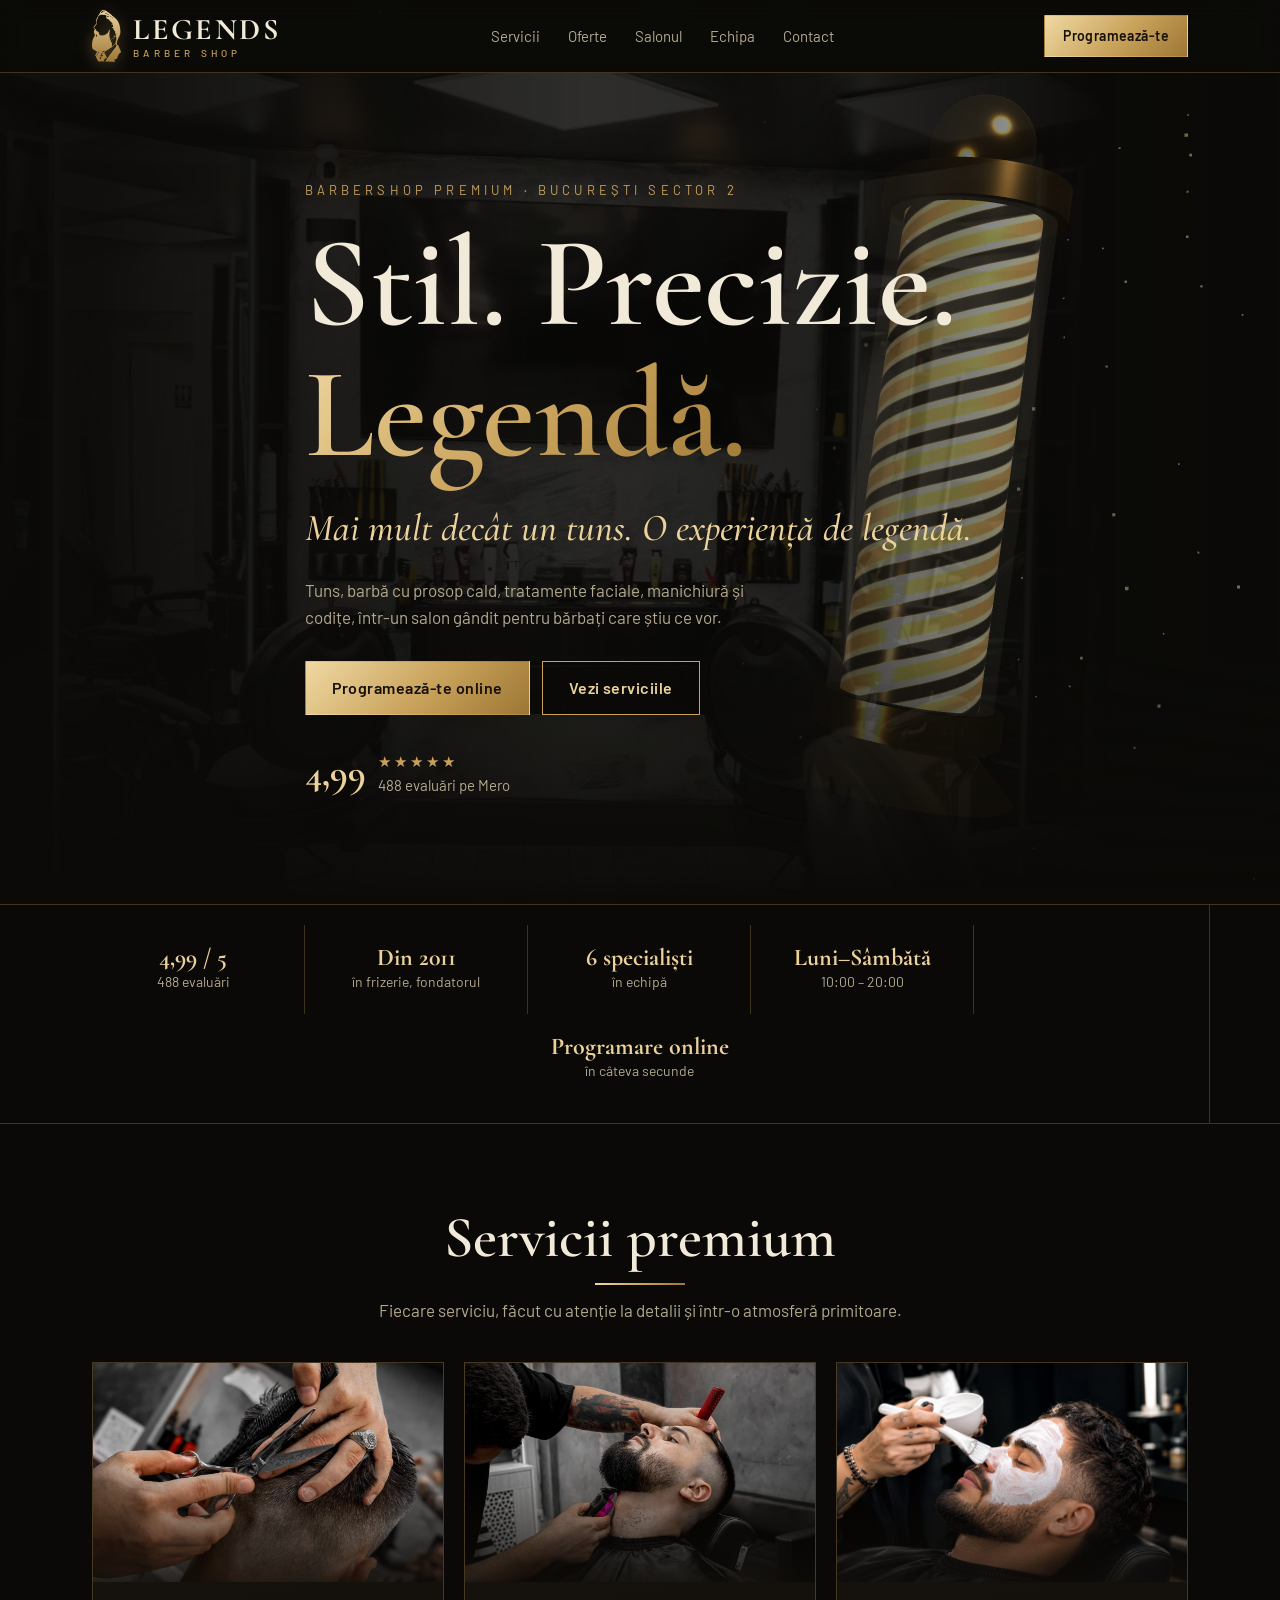
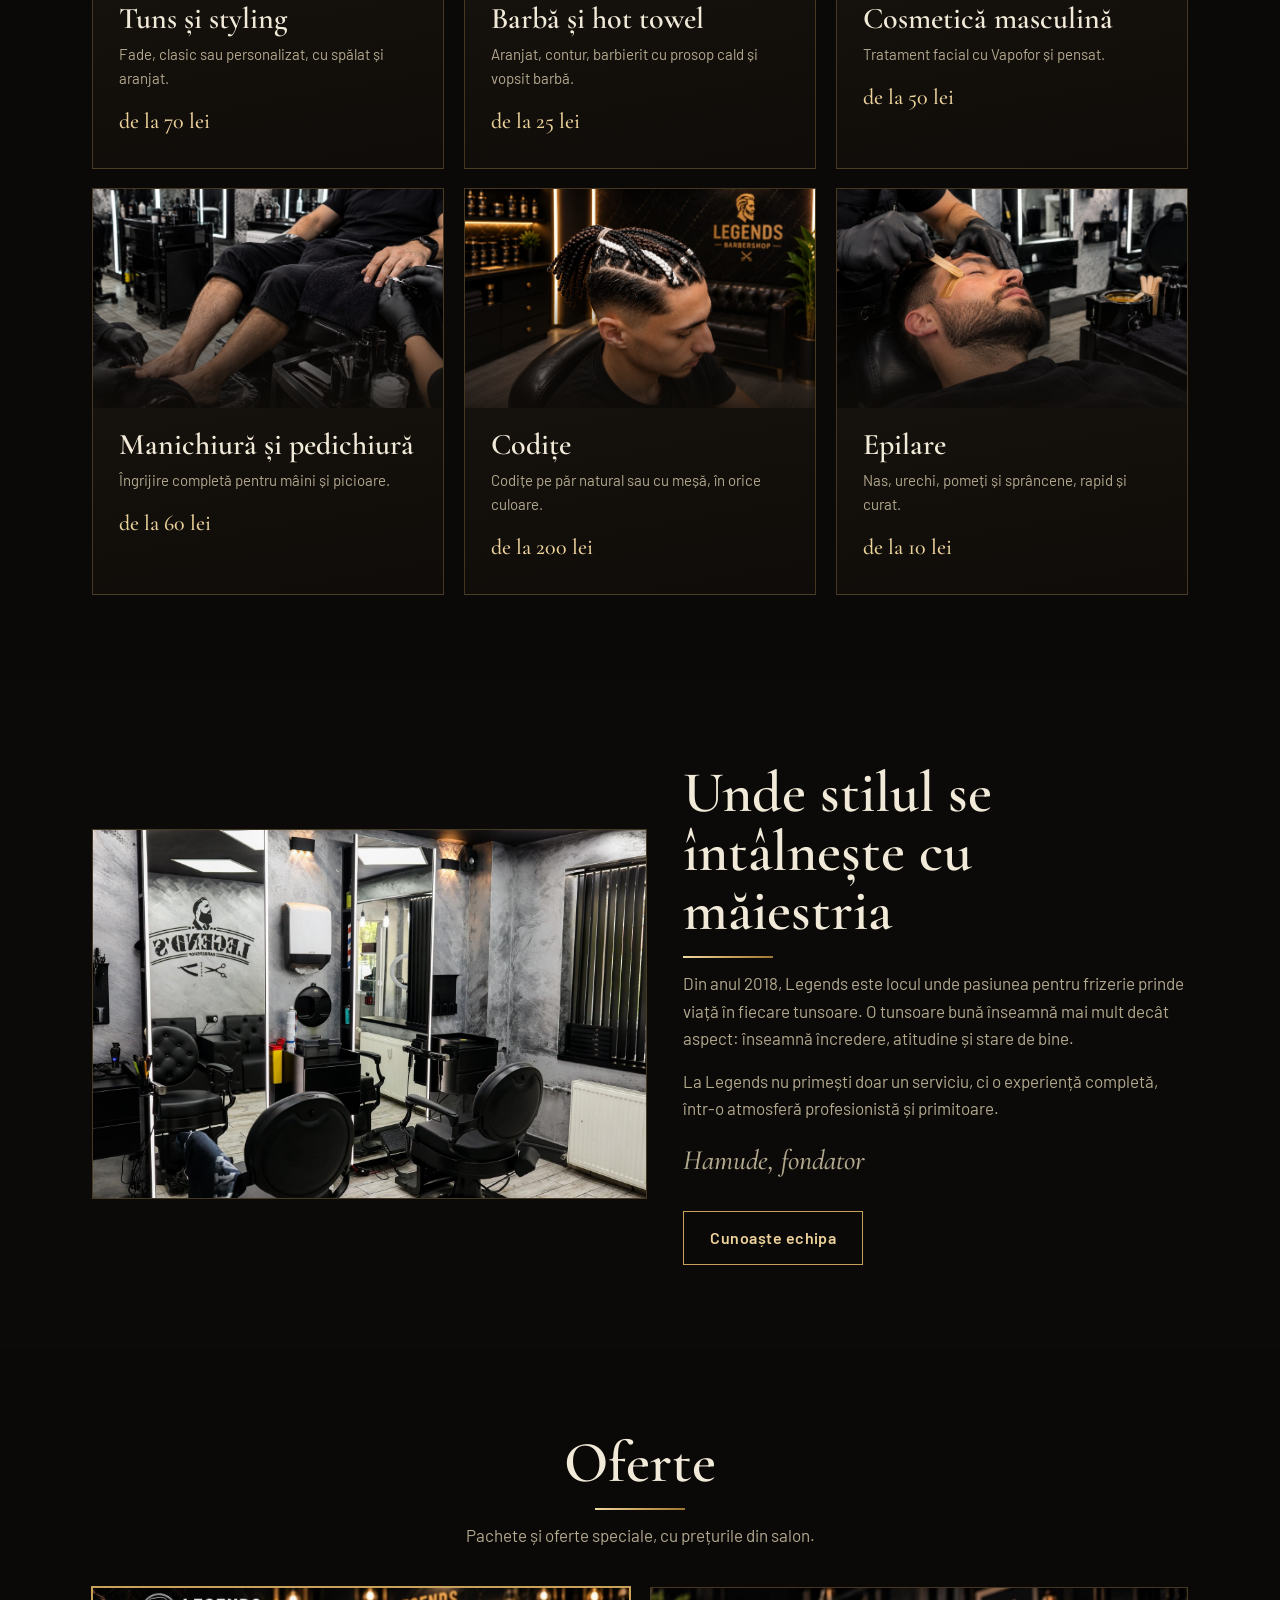
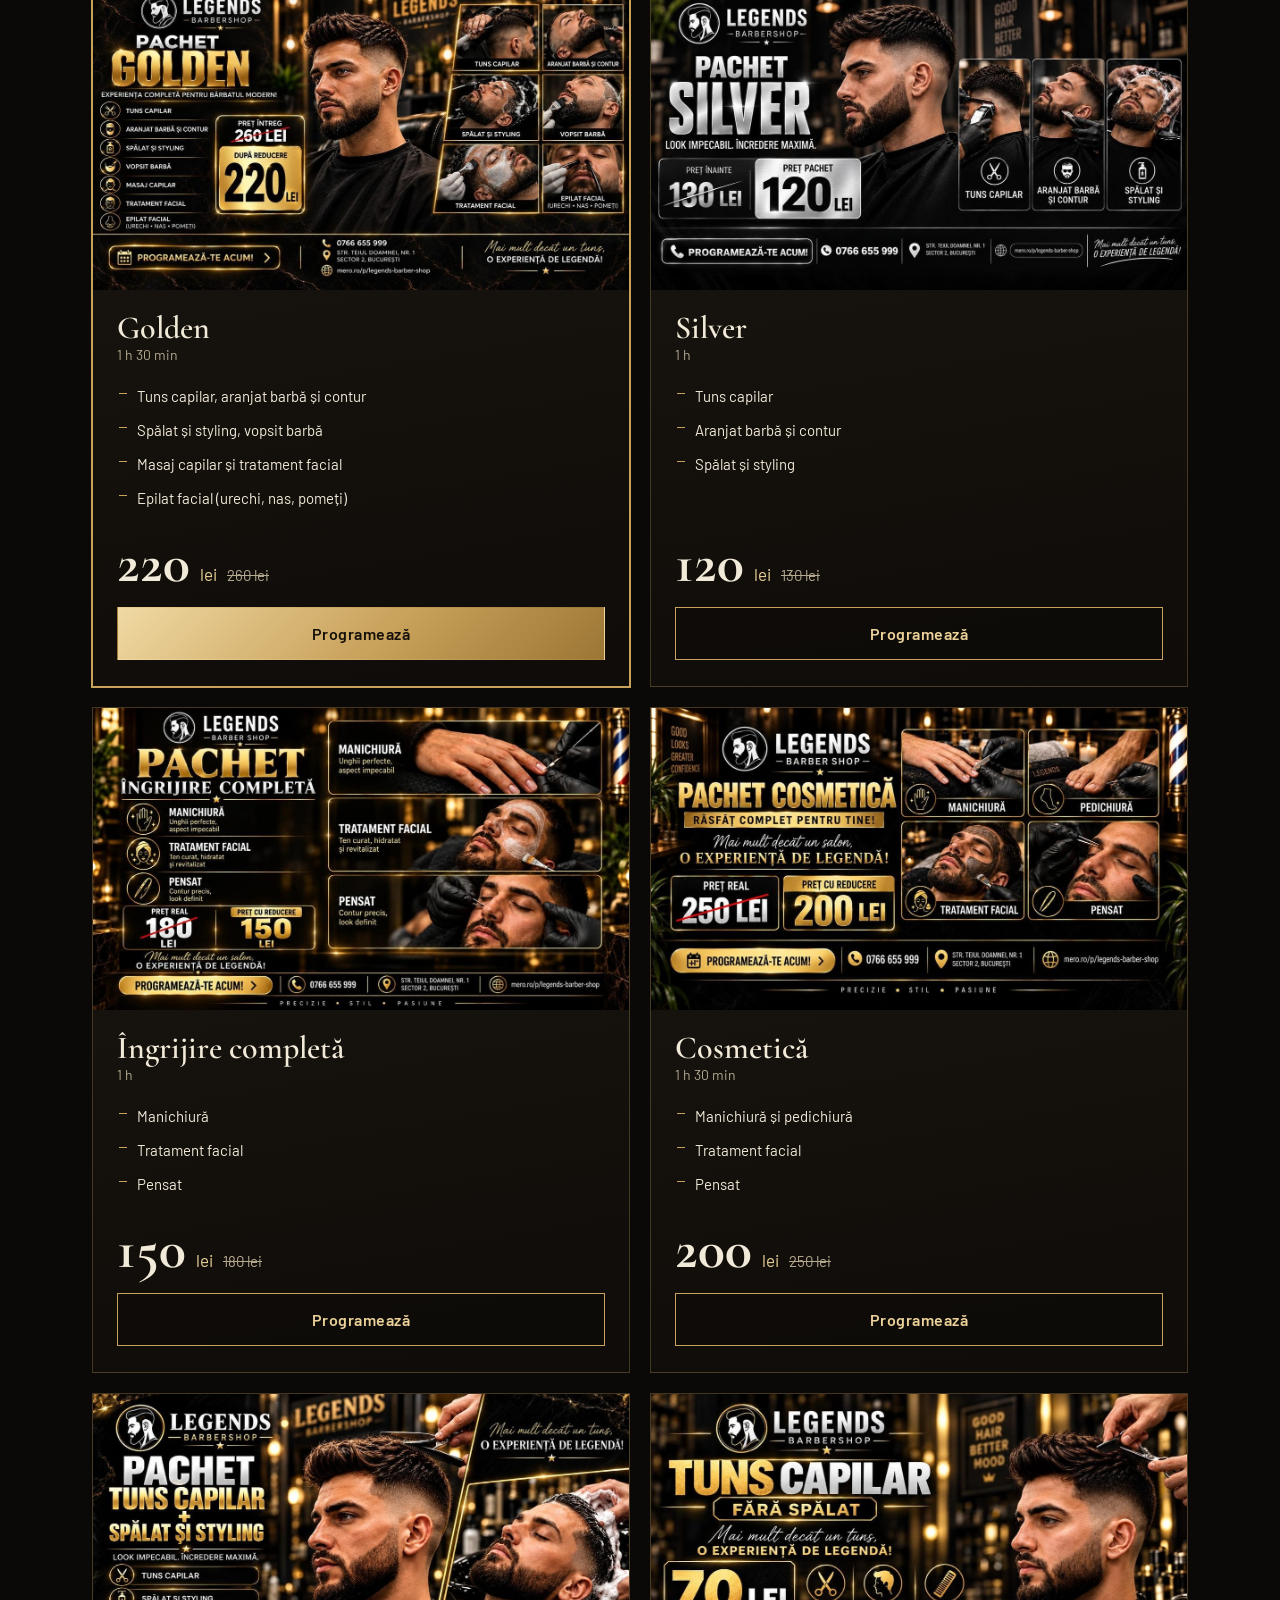
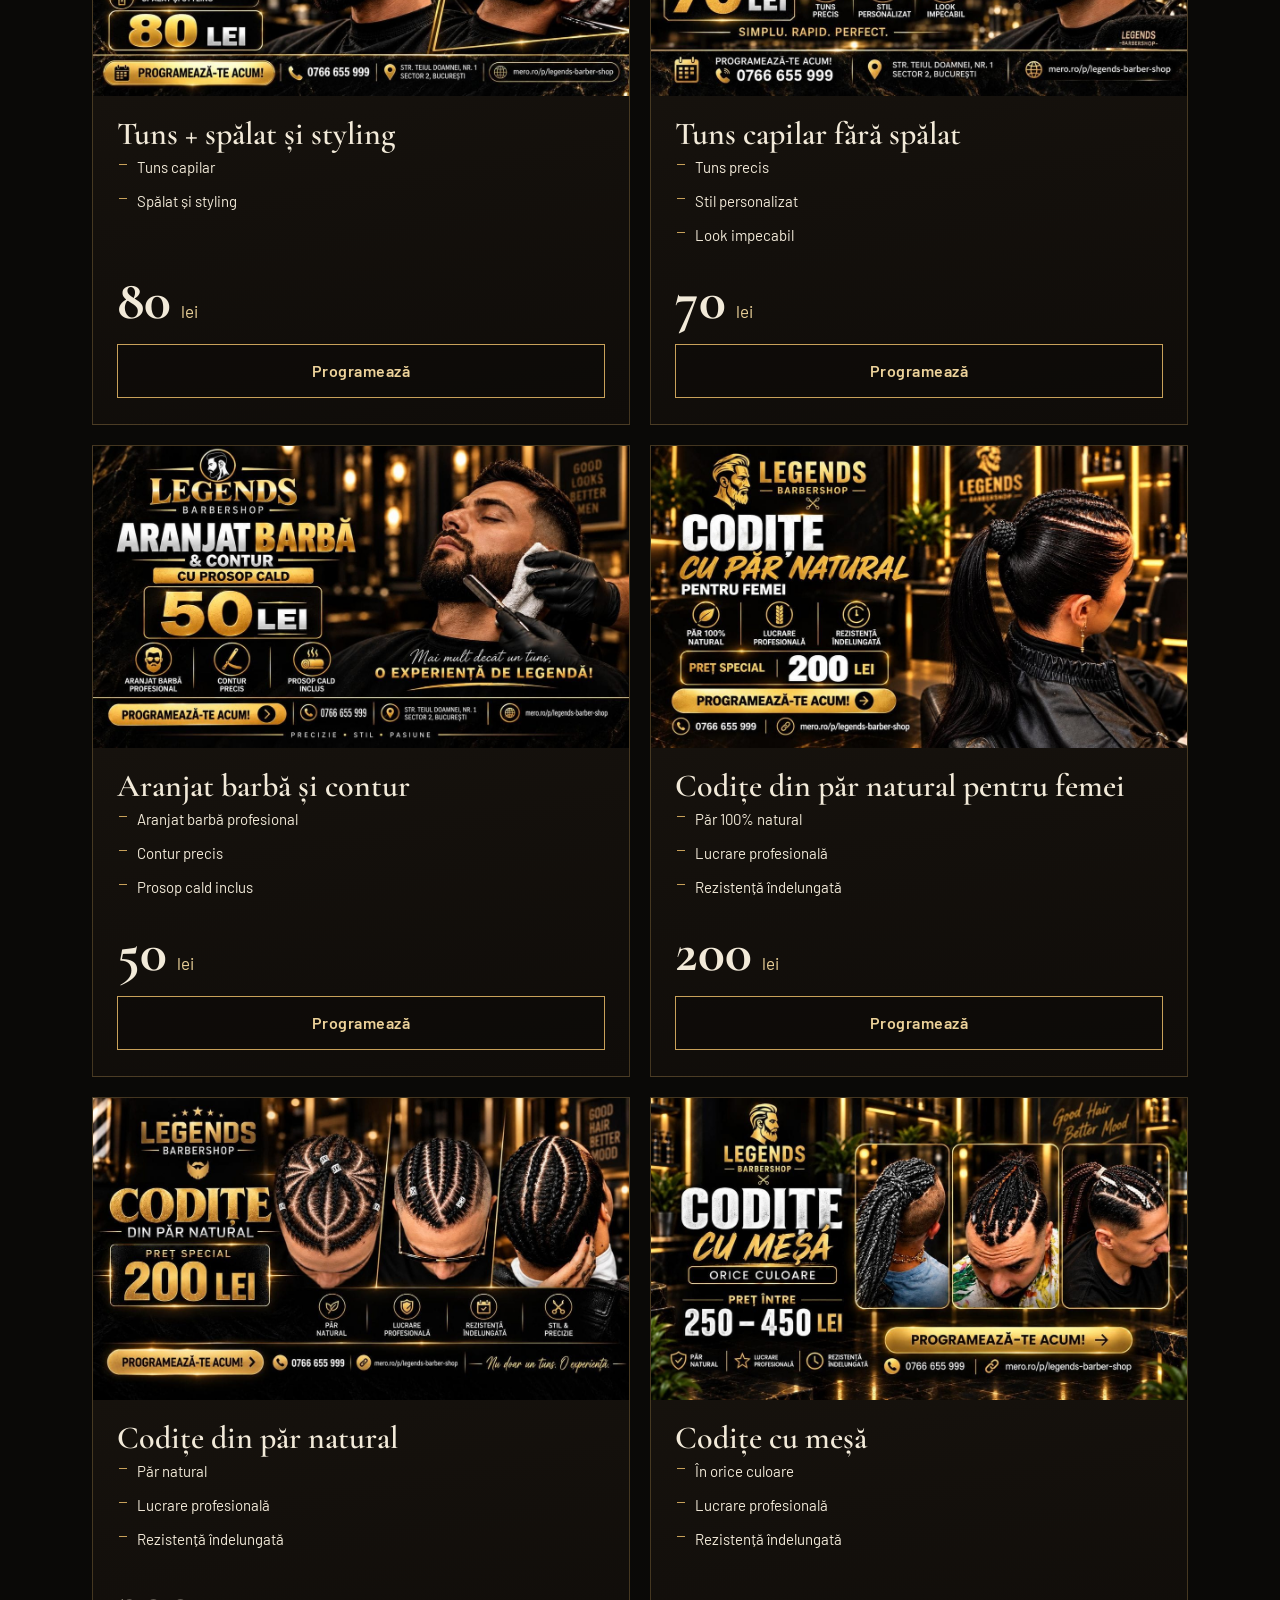
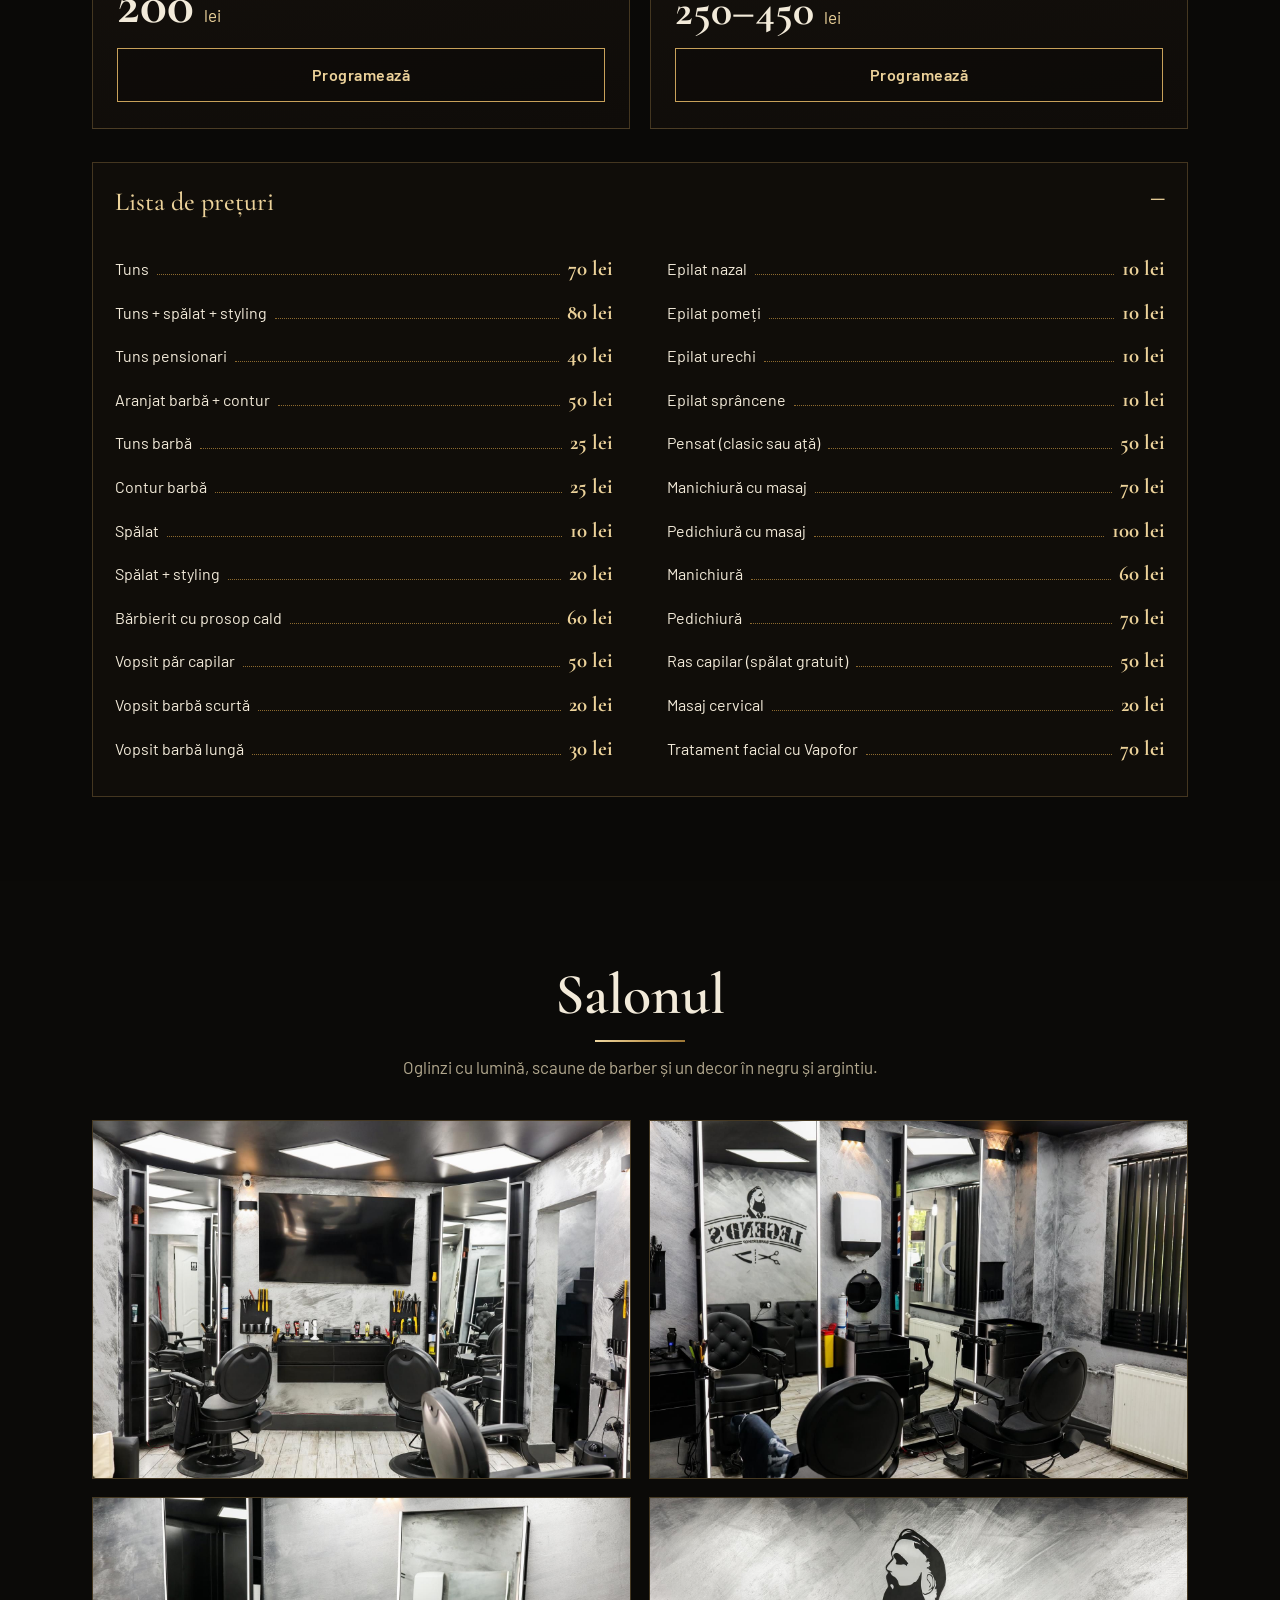
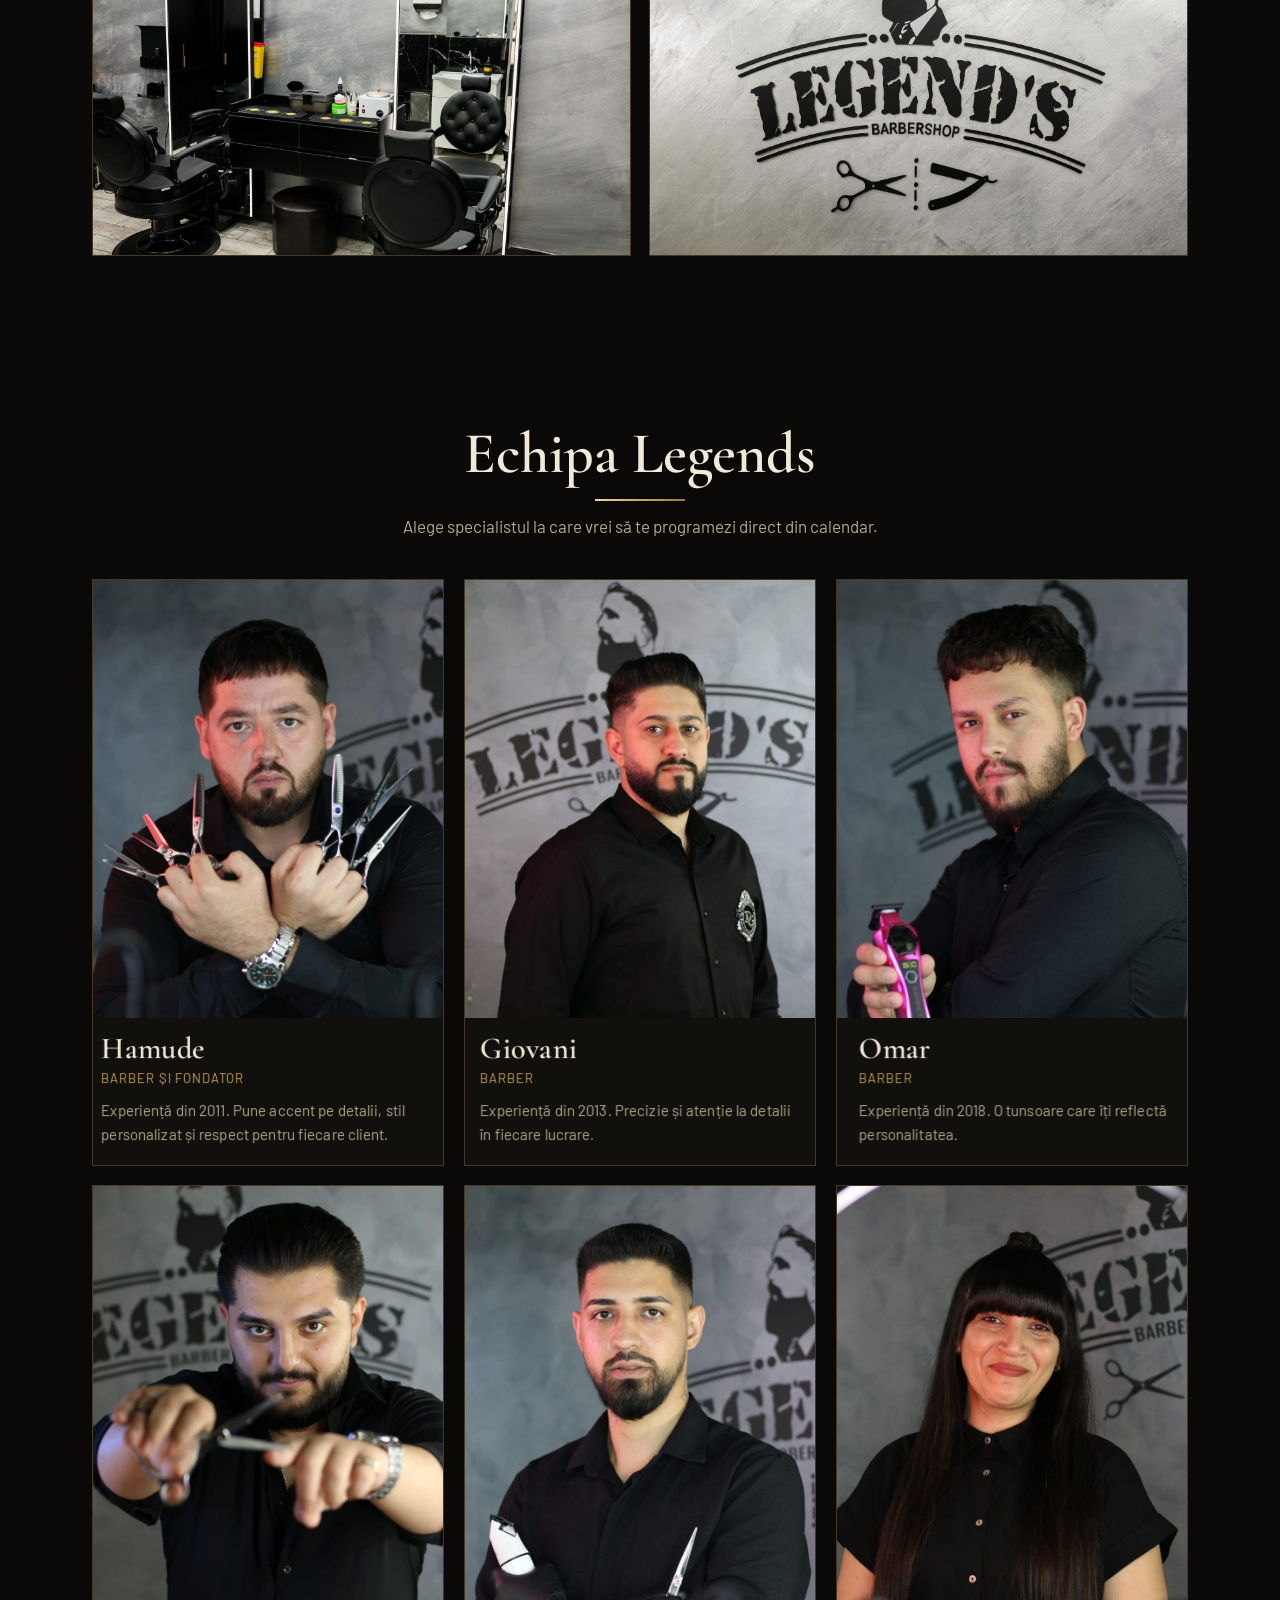
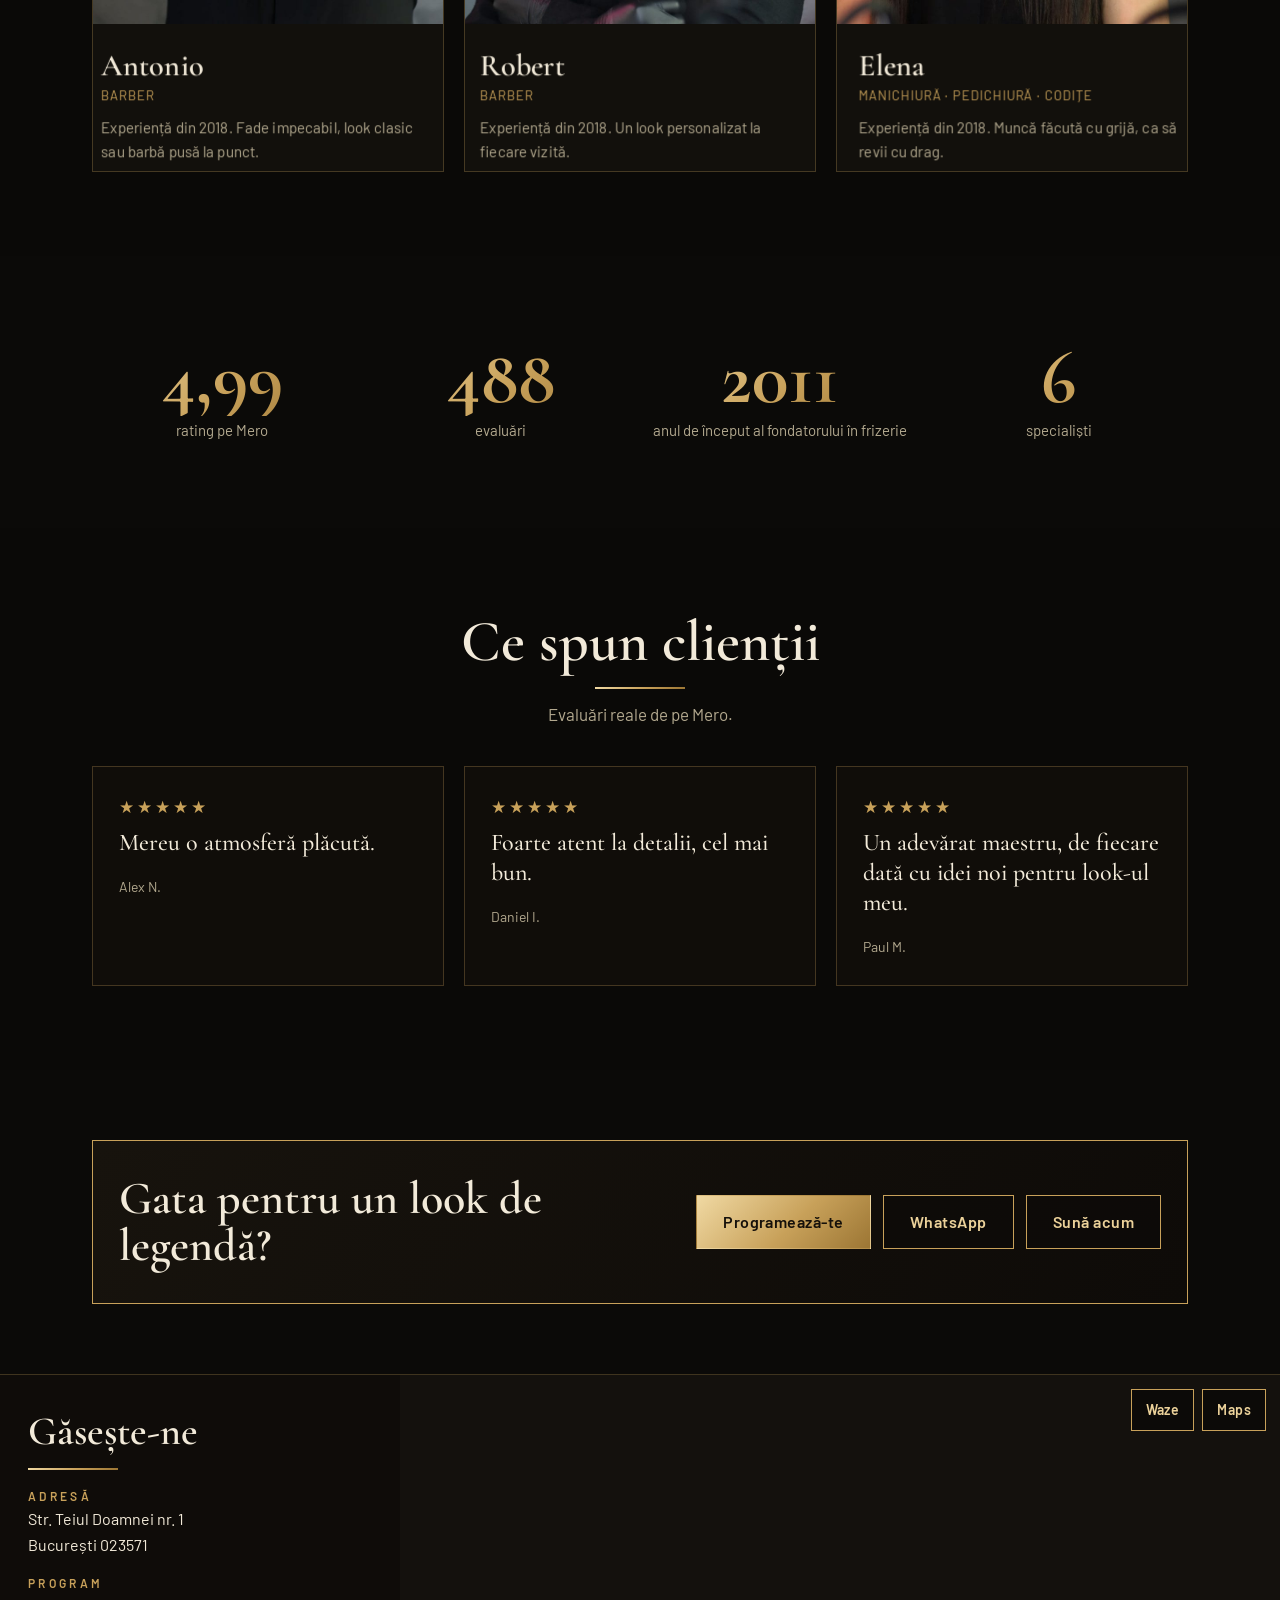
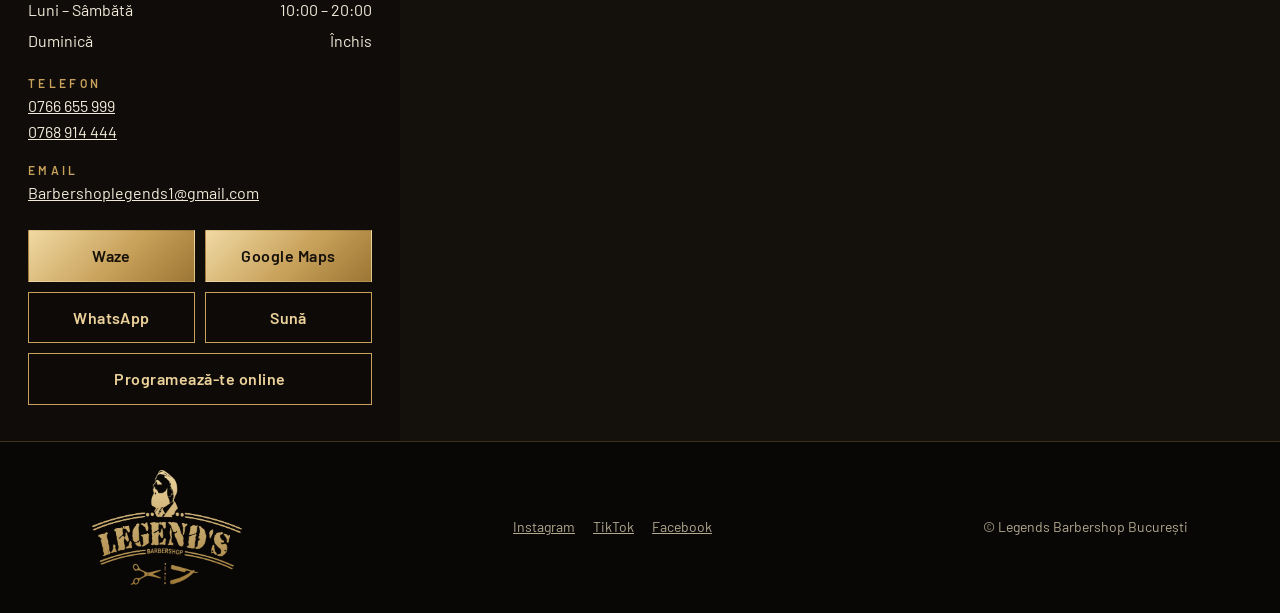
<file: index.html>
<!DOCTYPE html>
<html lang="ro">
<head>
<meta charset="utf-8">
<meta name="viewport" content="width=device-width, initial-scale=1">
<meta http-equiv="Content-Security-Policy" content="default-src 'self'; script-src 'self' 'unsafe-inline'; style-src 'self' 'unsafe-inline'; img-src 'self' data:; font-src 'self'; frame-src https://www.google.com https://maps.google.com; connect-src 'self'; object-src 'none'; base-uri 'self'; form-action 'none'; upgrade-insecure-requests">
<meta name="referrer" content="strict-origin-when-cross-origin">
<title>Legends Barbershop București | Frizerie premium, Str. Teiul Doamnei 1</title>
<meta name="description" content="Legends Barbershop, frizerie premium în București, Sector 2. Tuns, barbă cu hot towel, tratamente faciale, manichiură și codițe. Programează-te online.">
<link rel="canonical" href="https://legendsbarbershop.ro/">
<meta property="og:title" content="Legends Barbershop București">
<meta property="og:description" content="Mai mult decât un tuns. O experiență de legendă. Str. Teiul Doamnei 1, București.">
<meta property="og:image" content="https://legendsbarbershop.ro/img/salon-1.jpg">
<meta property="og:type" content="website">
<meta property="og:url" content="https://legendsbarbershop.ro/">
<meta property="og:site_name" content="Legends Barbershop">
<meta property="og:locale" content="ro_RO">
<meta property="og:image:alt" content="Interiorul salonului Legends Barbershop din București">
<meta name="twitter:card" content="summary_large_image">
<meta name="theme-color" content="#0b0a08">
<link rel="icon" type="image/png" href="img/logo-icon.png">
<link rel="apple-touch-icon" href="img/logo-icon.png">
<link rel="preload" as="image" href="img/salon-1.jpg" fetchpriority="high">
<link rel="stylesheet" href="fonts/fonts.css">
<script type="application/ld+json">
{"@context":"https://schema.org","@type":"HairSalon","@id":"https://legendsbarbershop.ro/#salon","name":"Legends Barbershop","alternateName":"Legends Barbershop București","description":"Frizerie premium în București, Sector 2: tuns, barbă cu prosop cald, tratamente faciale, manichiură, pedichiură, codițe și epilare.","url":"https://legendsbarbershop.ro/","logo":"https://legendsbarbershop.ro/img/logo-full.png","image":["https://legendsbarbershop.ro/img/salon-1.jpg","https://legendsbarbershop.ro/img/salon-2.jpg","https://legendsbarbershop.ro/img/salon-3.jpg"],"telephone":"+40766655999","email":"Barbershoplegends1@gmail.com","priceRange":"10–450 lei","currenciesAccepted":"RON","foundingDate":"2018","address":{"@type":"PostalAddress","streetAddress":"Str. Teiul Doamnei nr. 1","addressLocality":"București","addressRegion":"Sector 2","postalCode":"023571","addressCountry":"RO"},"areaServed":{"@type":"City","name":"București"},"hasMap":"https://www.google.com/maps/search/?api=1&query=44.4570575,26.1290844","contactPoint":[{"@type":"ContactPoint","telephone":"+40766655999","contactType":"reservations","availableLanguage":"ro"},{"@type":"ContactPoint","telephone":"+40768914444","contactType":"customer service","availableLanguage":"ro"}],"potentialAction":{"@type":"ReserveAction","target":"https://mero.ro/p/legends-barber-shop"},"makesOffer":[{"@type":"Offer","name":"Tuns","price":"70","priceCurrency":"RON"},{"@type":"Offer","name":"Tuns + spălat + styling","price":"80","priceCurrency":"RON"},{"@type":"Offer","name":"Aranjat barbă + contur","price":"50","priceCurrency":"RON"},{"@type":"Offer","name":"Pachet Silver","price":"120","priceCurrency":"RON"},{"@type":"Offer","name":"Pachet Îngrijire completă","price":"150","priceCurrency":"RON"},{"@type":"Offer","name":"Codițe din păr natural","price":"200","priceCurrency":"RON"}],"geo":{"@type":"GeoCoordinates","latitude":44.4570575,"longitude":26.1290844},"openingHoursSpecification":[{"@type":"OpeningHoursSpecification","dayOfWeek":["Monday","Tuesday","Wednesday","Thursday","Friday","Saturday"],"opens":"10:00","closes":"20:00"}],"sameAs":["https://www.instagram.com/legendsbucuresti/","https://www.facebook.com/LEGENDSBUCURESTI/","https://www.tiktok.com/@legendsbucuresti"]}
</script>
<style>
:root{--bg:#0b0a08;--card:#14110d;--line:rgba(200,161,90,.28);--gold:#c8a15a;--gold2:#ecd29a;--gold3:#8d6a2f;--bone:#f2ead9;--muted:#b3a98f;
--serif:"Cormorant Garamond",Georgia,serif;--sans:"Barlow","Helvetica Neue",Arial,sans-serif;--gg:linear-gradient(135deg,#f0d9a3,#c8a15a 55%,#9c7634)}
*{box-sizing:border-box;margin:0}
html{scroll-behavior:smooth;scroll-padding-top:76px}
body{background:var(--bg);color:var(--bone);font-family:var(--sans);font-size:17px;line-height:1.6;overflow-x:hidden}
a{color:inherit}
:focus-visible{outline:3px solid var(--gold2);outline-offset:3px}
#gl{position:fixed;inset:0;width:100%;height:100%;z-index:0;pointer-events:none}
header,main,footer{position:relative;z-index:1}
.wrap{max-width:1140px;margin:0 auto;padding:0 22px}
h1,h2,h3{font-family:var(--serif);font-weight:600;line-height:1.02}
h2{font-size:clamp(36px,6vw,58px);margin-bottom:12px;text-align:center}
h2::after{content:"";display:block;width:90px;height:2px;margin:16px auto 0;background:var(--gg)}
.sub{text-align:center;color:var(--muted);max-width:56ch;margin:0 auto 38px}
.gold{background:var(--gg);-webkit-background-clip:text;background-clip:text;color:transparent}
.btn{display:inline-flex;align-items:center;justify-content:center;gap:8px;font-weight:600;font-size:16px;letter-spacing:.03em;text-decoration:none;padding:13px 26px;border:1px solid var(--gold);color:var(--gold2);background:rgba(11,10,8,.55);transition:transform .25s,box-shadow .25s,background .25s,color .25s}
.btn:hover{transform:translateY(-2px);box-shadow:0 12px 30px rgba(200,161,90,.28)}
.btn.fill{background:var(--gg);color:#15100a;border-color:transparent}
.btn.fill:hover{box-shadow:0 12px 32px rgba(236,210,154,.4)}
header{position:sticky;top:0;background:rgba(11,10,8,.8);backdrop-filter:blur(12px);-webkit-backdrop-filter:blur(12px);border-bottom:1px solid var(--line)}
.bar{display:flex;align-items:center;justify-content:space-between;height:72px}
.logo{font-family:var(--serif);font-weight:700;font-size:30px;letter-spacing:.08em;text-decoration:none;line-height:1}
.logo{display:flex;align-items:center;gap:12px}.logo img{height:52px;width:auto;display:block;filter:drop-shadow(0 2px 8px rgba(200,161,90,.35));transition:transform .3s}.logo:hover img{transform:scale(1.08)}.logo span{display:block}
.logo small{display:block;font-family:var(--sans);font-size:10px;letter-spacing:.42em;color:var(--gold);font-weight:500;margin-top:3px}
nav{display:none;gap:28px;font-size:15px}
nav a{text-decoration:none;color:var(--muted);transition:color .2s}
nav a:hover{color:var(--gold2)}
.bar .btn{padding:9px 18px;font-size:14px}
@media(min-width:900px){nav{display:flex}}
.hero{position:relative;min-height:calc(100svh - 68px);display:flex;align-items:center;overflow:hidden;border-bottom:1px solid var(--line)}
.hero .bgimg{position:absolute;inset:-4%;background:url(img/salon-1.jpg) center/cover;filter:brightness(.42) saturate(.8);transform:translate3d(var(--px,0),var(--py,0),0) scale(1.06);transition:transform .3s ease-out}
@media(min-width:900px){.hero .bgimg{-webkit-mask-image:linear-gradient(90deg,#000 46%,transparent 82%);mask-image:linear-gradient(90deg,#000 46%,transparent 82%)}}
@media(max-width:899px){.hero{display:block;min-height:0;padding:0;background:var(--bg)}.hero .bgimg{position:relative;inset:auto;display:block;width:100%;aspect-ratio:3/2;transform:none;opacity:1;background:url(img/salon-1.jpg) center/cover;filter:brightness(.85) saturate(.95);transition:none;-webkit-mask-image:linear-gradient(180deg,#000 60%,transparent 100%);mask-image:linear-gradient(180deg,#000 60%,transparent 100%)}.hero::after{display:none}.hero .wrap{margin:-22px auto 0;padding-top:0;padding-bottom:40px}.hero h1{font-size:clamp(46px,14vw,76px)}.hero p.lead{font-size:16px}.bgimg #gl{position:absolute;inset:0;width:100%;height:100%;z-index:1}}
.hero::after{content:"";position:absolute;inset:0;background:linear-gradient(90deg,rgba(11,10,8,.94) 8%,rgba(11,10,8,.55) 55%,rgba(11,10,8,.2)),linear-gradient(0deg,var(--bg),transparent 30%)}
.hero .wrap{position:relative;z-index:2;padding-top:40px;padding-bottom:40px}
.eyebrow{font-size:13px;letter-spacing:.32em;color:var(--gold);margin-bottom:18px}
.hero h1{font-size:clamp(54px,11vw,128px);max-width:11ch}
.hero .script{font-family:var(--serif);font-style:italic;font-size:clamp(24px,4.4vw,38px);color:var(--gold2);margin:18px 0 18px}
.hero p.lead{max-width:46ch;color:var(--muted);margin-bottom:30px}
.cta{display:flex;flex-wrap:wrap;gap:12px}
.rate{display:flex;align-items:center;gap:12px;margin-top:34px;color:var(--muted);font-size:15px}
.rate b{font-family:var(--serif);font-size:38px;color:var(--gold2);line-height:1}
.stars{color:var(--gold);letter-spacing:3px}
.trust{background:rgba(11,10,8,.85);border-bottom:1px solid var(--line)}
.trust .wrap{display:grid;grid-template-columns:repeat(2,1fr);gap:0}
@media(min-width:800px){.trust .wrap{grid-template-columns:repeat(5,1fr)}}
.trust div{padding:20px 12px;text-align:center;border-right:1px solid var(--line);font-size:14px;color:var(--muted)}
.trust b{display:block;font-family:var(--serif);font-size:24px;color:var(--gold2);line-height:1.1}
section{padding:84px 0}
.dim{background:rgba(11,10,8,.78);backdrop-filter:blur(5px);-webkit-backdrop-filter:blur(5px)}
.grid{display:grid;gap:20px;perspective:1100px}
.g3{grid-template-columns:1fr}
@media(min-width:640px){.g3{grid-template-columns:1fr 1fr}}
@media(min-width:960px){.g3{grid-template-columns:repeat(3,1fr)}}
.tilt{transform-style:preserve-3d;transition:transform .3s ease-out,box-shadow .3s;will-change:transform;position:relative}
.tilt::after{content:"";position:absolute;inset:0;pointer-events:none;background:radial-gradient(circle at var(--mx,50%) var(--my,0%),rgba(236,210,154,.2),transparent 55%);opacity:0;transition:opacity .3s}
.tilt:hover::after{opacity:1}
.tilt:hover{box-shadow:0 28px 60px rgba(0,0,0,.65),0 0 0 1px var(--gold)}
.sv{background:linear-gradient(170deg,#1b1610,#0f0c09);border:1px solid var(--line);padding:0;overflow:hidden}
.sph,.pph{position:relative;aspect-ratio:16/10;overflow:hidden;background:#14110d;transform:translateZ(0)}
.sph img,.pph img{position:absolute;inset:0;width:100%;height:100%;object-fit:cover;transition:transform .9s}
.sph::after,.pph::after{content:"";position:absolute;inset:0;background:linear-gradient(0deg,rgba(15,12,9,.85),transparent 55%)}
.tilt:hover .sph img,.tilt:hover .pph img{transform:scale(1.08)}
.sb{padding:22px 26px 28px}
.sv i{display:block;width:44px;height:44px;border:1px solid var(--gold);border-radius:50%;margin-bottom:18px;display:flex;align-items:center;justify-content:center;font-style:normal;font-family:var(--serif);font-size:22px;color:var(--gold2);transform:translateZ(30px)}
.sv h3{font-size:30px;margin-bottom:8px;transform:translateZ(24px)}
.sv p{color:var(--muted);font-size:15px}
.sv .from{margin-top:14px;color:var(--gold2);font-family:var(--serif);font-size:22px}
.about{display:grid;gap:36px;align-items:center}
@media(min-width:860px){.about{grid-template-columns:1.1fr 1fr}}
.photo{overflow:hidden;border:1px solid var(--line);position:relative;aspect-ratio:3/2;background:#14110d}
.photo img{position:absolute;inset:0;width:100%;height:100%;object-fit:cover;transition:transform .8s}
.photo:hover img{transform:scale(1.05)}
.about h2{text-align:left}.about h2::after{margin-left:0}
.about p{color:var(--muted);margin-bottom:16px}
.sig{font-family:var(--serif);font-style:italic;font-size:28px;color:var(--gold2)}
.pk{display:grid;gap:20px;perspective:1100px}
@media(min-width:700px){.pk{grid-template-columns:1fr 1fr}}
.pc .pph{aspect-ratio:16/9}.pc .pph::after{display:none}
.pc{background:linear-gradient(170deg,#1b1610,#0f0c09);border:1px solid var(--line);padding:0;overflow:hidden;display:flex;flex-direction:column}
.pb{padding:22px 24px 26px;display:flex;flex-direction:column;flex:1}
.pc.top{border-color:var(--gold);box-shadow:0 0 0 1px var(--gold)}
.pc h3{font-size:32px;transform:translateZ(26px)}
.pc .t{color:var(--muted);font-size:14px;margin-bottom:12px}
.pc ul{list-style:none;padding:0;margin:0 0 20px;font-size:15px;color:var(--bone)}
.pc li{padding:5px 0 5px 20px;position:relative}
.pc li::before{content:"";position:absolute;left:2px;top:14px;width:8px;height:1px;background:var(--gold)}
.pr{margin-top:auto;display:flex;align-items:baseline;gap:10px;transform:translateZ(36px)}
.pr strong{font-family:var(--serif);font-size:56px;line-height:1}
.pr em{font-style:normal;color:var(--gold2)}
.pr s{color:var(--muted);font-size:15px}
.pc .btn{margin-top:16px}
details{margin-top:34px;border:1px solid var(--line);background:#100d09}
summary{cursor:pointer;padding:18px 22px;font-family:var(--serif);font-size:26px;color:var(--gold2);list-style:none;display:flex;justify-content:space-between}
summary::after{content:"+";font-size:30px;line-height:1}
details[open] summary::after{content:"–"}
.pl{display:grid;gap:0 54px;padding:6px 22px 26px}
@media(min-width:800px){.pl{grid-template-columns:1fr 1fr}}
.pl h4{font-family:var(--serif);font-size:24px;color:var(--gold);margin:18px 0 6px;font-weight:600}
.pl p{display:flex;align-items:baseline;gap:8px;padding:5px 0;font-size:16px}
.pl p::after{content:"";order:2;flex:1;border-bottom:1px dotted var(--gold3)}
.pl p span{order:1}.pl p b{order:3;font-family:var(--serif);font-size:21px;color:var(--gold2);white-space:nowrap}
.gal{display:grid;gap:18px;perspective:1100px}
@media(min-width:700px){.gal{grid-template-columns:repeat(2,1fr)}}
.gal .photo{aspect-ratio:3/2}
.team{display:grid;gap:20px;grid-template-columns:1fr 1fr;perspective:1100px}
@media(min-width:900px){.team{grid-template-columns:repeat(3,1fr)}}
.pe{background:#12100c;border:1px solid var(--line)}
.ph{aspect-ratio:4/5;display:flex;align-items:center;justify-content:center;font-family:var(--serif);font-size:96px;color:var(--gold3);background:radial-gradient(circle at 50% 30%,#2a2216,#100d09);position:relative;overflow:hidden}
.ph img{position:absolute;inset:0;width:100%;height:100%;object-fit:cover}
.pe .t{padding:18px;transform:translateZ(20px)}
.pe h3{font-size:30px}
.pe .role{color:var(--gold);font-size:13px;letter-spacing:.06em;margin:4px 0 8px}
.pe p:last-child{font-size:15px;color:var(--muted)}
.stats{display:grid;grid-template-columns:repeat(2,1fr);gap:20px;text-align:center}
@media(min-width:800px){.stats{grid-template-columns:repeat(4,1fr)}}
.stats strong{display:block;font-family:var(--serif);font-size:clamp(48px,7vw,76px);line-height:1}
.stats span{color:var(--muted);font-size:15px}
.rv{display:grid;gap:20px}
@media(min-width:800px){.rv{grid-template-columns:repeat(3,1fr)}}
.q{border:1px solid var(--line);background:#100d09;padding:26px}
.q p{font-family:var(--serif);font-size:24px;line-height:1.25;margin:8px 0 14px}
.q cite{font-style:normal;color:var(--muted);font-size:14px}
.ctab{border:1px solid var(--gold);background:linear-gradient(120deg,#17130d,#0e0b08);padding:34px 26px;display:grid;gap:22px;align-items:center;text-align:center}
@media(min-width:900px){.ctab{grid-template-columns:1.2fr auto;text-align:left}}
.ctab h2{text-align:inherit;font-size:clamp(32px,5vw,46px);margin:0}.ctab h2::after{display:none}
.mapsec{padding:0;border-top:1px solid var(--line)}
.mapgrid{display:grid}
@media(min-width:960px){.mapgrid{grid-template-columns:400px 1fr}}
.info{background:#0f0c09;padding:36px 28px}
.info h2{text-align:left;font-size:40px}.info h2::after{margin-left:0}
.info h3{font-family:var(--sans);font-size:12px;letter-spacing:.28em;color:var(--gold);font-weight:600;margin:20px 0 4px}
.info p,.info td{color:var(--bone);font-size:16px}
.info table{width:100%;border-collapse:collapse}.info td{padding:3px 0}.info td:last-child{text-align:right}
.nav{display:grid;grid-template-columns:1fr 1fr;gap:10px;margin-top:24px}
.nav .btn{padding:12px 8px}.nav .wide{grid-column:1/-1}
.mapwrap{position:relative;min-height:420px;background:#14110d}
.mapwrap iframe{position:absolute;inset:0;width:100%;height:100%;border:0;filter:invert(92%) hue-rotate(180deg) grayscale(.35) contrast(.92)}
.mapfab{position:absolute;right:14px;top:14px;display:flex;gap:8px}
.mapfab a{padding:9px 14px;font-size:14px;background:rgba(11,10,8,.92)}
footer{background:#080706;border-top:1px solid var(--line);padding:28px 0 96px;color:var(--muted);font-size:14px}
footer .wrap{display:flex;flex-wrap:wrap;gap:10px 24px;justify-content:space-between}
footer a{margin-right:18px}
.sticky{position:fixed;left:0;right:0;bottom:0;z-index:20;display:grid;grid-template-columns:2fr 1fr 1fr;gap:1px;background:var(--line);border-top:1px solid var(--line)}
.sticky a{text-align:center;padding:14px 6px;font-weight:600;text-decoration:none;background:#0b0a08;color:var(--gold2);font-size:15px}
.sticky a:first-child{background:var(--gg);color:#15100a}
@media(min-width:900px){.sticky{display:none}footer{padding-bottom:28px}}
.js .rv-in{opacity:0;transform:translateY(36px);transition:opacity .9s ease,transform .9s ease}
.js .rv-in.in{opacity:1;transform:none}
.js .hero .wrap>*{animation:rise 1.1s both}
.js .hero .wrap>*:nth-child(2){animation-delay:.12s}.js .hero .wrap>*:nth-child(3){animation-delay:.24s}.js .hero .wrap>*:nth-child(4){animation-delay:.36s}.js .hero .wrap>*:nth-child(5){animation-delay:.48s}.js .hero .wrap>*:nth-child(6){animation-delay:.6s}
@keyframes rise{from{opacity:0;transform:translateY(40px)}}
@media(prefers-reduced-motion:reduce){html{scroll-behavior:auto}.js .rv-in{opacity:1;transform:none;transition:none}.js .hero .wrap>*{animation:none}.tilt,.hero .bgimg{transition:none}}
</style>
<script>var X=['jpg','jpeg','png','webp','JPG','JPEG','PNG'];function nx(i){var n=(+i.dataset.i||0)+1;i.dataset.i=n;if(n<X.length){i.src=i.dataset.b+'.'+X[n]}else if(i.dataset.fb){i.onerror=null;i.src=i.dataset.fb}else{i.remove()}}</script>
</head>
<body>
<canvas id="gl" aria-hidden="true"></canvas>
<header><div class="wrap bar">
 <a class="logo" href="#top" id="home" aria-label="Legends Barbershop, înapoi sus"><img src="img/logo-icon.png" alt="" width="34" height="60"><span>LEGENDS<small>BARBER SHOP</small></span></a>
 <nav aria-label="Principal"><a href="#servicii">Servicii</a><a href="#oferte">Oferte</a><a href="#salon">Salonul</a><a href="#echipa">Echipa</a><a href="#contact">Contact</a></nav>
 <a class="btn fill" href="https://mero.ro/p/legends-barber-shop" target="_blank" rel="noopener">Programează-te</a>
</div></header>

<main id="top">
<div class="hero"><div class="bgimg" id="bg"></div><div class="wrap">
 <p class="eyebrow">BARBERSHOP PREMIUM · BUCUREȘTI SECTOR 2</p>
 <h1>Stil. Precizie. <span class="gold">Legendă.</span></h1>
 <p class="script">Mai mult decât un tuns. O experiență de legendă.</p>
 <p class="lead">Tuns, barbă cu prosop cald, tratamente faciale, manichiură și codițe, într-un salon gândit pentru bărbați care știu ce vor.</p>
 <div class="cta"><a class="btn fill" href="https://mero.ro/p/legends-barber-shop" target="_blank" rel="noopener">Programează-te online</a><a class="btn" href="#servicii">Vezi serviciile</a></div>
 <div class="rate"><b>4,99</b><div><span class="stars">★★★★★</span><br>488 evaluări pe Mero</div></div>
</div></div>

<div class="trust"><div class="wrap">
 <div><b>4,99 / 5</b>488 evaluări</div><div><b>Din 2011</b>în frizerie, fondatorul</div><div><b>6 specialiști</b>în echipă</div><div><b>Luni–Sâmbătă</b>10:00 – 20:00</div><div style="grid-column:1/-1;border:0" class="t5"><b>Programare online</b>în câteva secunde</div>
</div></div>

<section id="servicii" class="dim"><div class="wrap">
 <h2 class="rv-in">Servicii premium</h2>
 <p class="sub rv-in">Fiecare serviciu, făcut cu atenție la detalii și într-o atmosferă primitoare.</p>
 <div class="grid g3">
  <article class="sv tilt rv-in"><div class="sph"><img src="img/servicii/tuns.jpeg" data-b="img/servicii/tuns" data-fb="img/salon-1.jpg" alt="Tuns și styling" loading="lazy" style="object-position:50% 40%" onerror="nx(this)"></div><div class="sb"><h3>Tuns și styling</h3><p>Fade, clasic sau personalizat, cu spălat și aranjat.</p><div class="from">de la 70 lei</div></div></article>
  <article class="sv tilt rv-in"><div class="sph"><img src="img/servicii/barba.jpeg" data-b="img/servicii/barba" data-fb="img/salon-2.jpg" alt="Barbă și hot towel" loading="lazy" style="object-position:30% 50%" onerror="nx(this)"></div><div class="sb"><h3>Barbă și hot towel</h3><p>Aranjat, contur, barbierit cu prosop cald și vopsit barbă.</p><div class="from">de la 25 lei</div></div></article>
  <article class="sv tilt rv-in"><div class="sph"><img src="img/servicii/cosmetica.jpg" data-b="img/servicii/cosmetica" data-fb="img/salon-4.jpg" alt="Cosmetică masculină" loading="lazy" style="object-position:70% 50%" onerror="nx(this)"></div><div class="sb"><h3>Cosmetică masculină</h3><p>Tratament facial cu Vapofor și pensat.</p><div class="from">de la 50 lei</div></div></article>
  <article class="sv tilt rv-in"><div class="sph"><img src="img/servicii/manichiura.jpg" data-b="img/servicii/manichiura" data-fb="img/salon-3.jpg" alt="Manichiură și pedichiură" loading="lazy" style="object-position:50% 60%" onerror="nx(this)"></div><div class="sb"><h3>Manichiură și pedichiură</h3><p>Îngrijire completă pentru mâini și picioare.</p><div class="from">de la 60 lei</div></div></article>
  <article class="sv tilt rv-in"><div class="sph"><img src="img/servicii/codite.jpg" data-b="img/servicii/codite" data-fb="img/salon-1.jpg" alt="Codițe" loading="lazy" style="object-position:80% 40%" onerror="nx(this)"></div><div class="sb"><h3>Codițe</h3><p>Codițe pe păr natural sau cu meșă, în orice culoare.</p><div class="from">de la 200 lei</div></div></article>
  <article class="sv tilt rv-in"><div class="sph"><img src="img/servicii/epilare.jpg" data-b="img/servicii/epilare" data-fb="img/salon-2.jpg" alt="Epilare" loading="lazy" style="object-position:80% 60%" onerror="nx(this)"></div><div class="sb"><h3>Epilare</h3><p>Nas, urechi, pomeți și sprâncene, rapid și curat.</p><div class="from">de la 10 lei</div></div></article>
 </div>
</div></section>

<section><div class="wrap about">
 <div class="photo tilt rv-in"><img src="img/salon-3.jpg" alt="Interiorul Legends Barbershop cu scaune negre și oglinzi luminate" loading="lazy"></div>
 <div class="rv-in">
  <h2>Unde stilul se întâlnește cu măiestria</h2>
  <p>Din anul 2018, Legends este locul unde pasiunea pentru frizerie prinde viață în fiecare tunsoare. O tunsoare bună înseamnă mai mult decât aspect: înseamnă încredere, atitudine și stare de bine.</p>
  <p>La Legends nu primești doar un serviciu, ci o experiență completă, într-o atmosferă profesionistă și primitoare.</p>
  <p class="sig">Hamude, fondator</p>
  <a class="btn" href="#echipa" style="margin-top:12px">Cunoaște echipa</a>
 </div>
</div></section>

<section id="oferte" class="dim"><div class="wrap">
 <h2 class="rv-in">Oferte</h2>
 <p class="sub rv-in">Pachete și oferte speciale, cu prețurile din salon.</p>
 <div class="pk">
  <article class="pc top tilt rv-in"><div class="pph"><img src="img/golden.jpg" alt="Oferta Golden, Legends Barbershop" loading="lazy"></div><div class="pb"><h3>Golden</h3><div class="t">1 h 30 min</div><ul><li>Tuns capilar, aranjat barbă și contur</li><li>Spălat și styling, vopsit barbă</li><li>Masaj capilar și tratament facial</li><li>Epilat facial (urechi, nas, pomeți)</li></ul><div class="pr"><strong>220</strong><em>lei</em><s>260 lei</s></div><a class="btn fill" href="https://mero.ro/p/legends-barber-shop" target="_blank" rel="noopener">Programează</a></div></article>
  <article class="pc tilt rv-in"><div class="pph"><img src="img/silver.jpg" alt="Oferta Silver, Legends Barbershop" loading="lazy"></div><div class="pb"><h3>Silver</h3><div class="t">1 h</div><ul><li>Tuns capilar</li><li>Aranjat barbă și contur</li><li>Spălat și styling</li></ul><div class="pr"><strong>120</strong><em>lei</em><s>130 lei</s></div><a class="btn" href="https://mero.ro/p/legends-barber-shop" target="_blank" rel="noopener">Programează</a></div></article>
  <article class="pc tilt rv-in"><div class="pph"><img src="img/ingrijire.jpg" alt="Oferta Îngrijire completă, Legends Barbershop" loading="lazy"></div><div class="pb"><h3>Îngrijire completă</h3><div class="t">1 h</div><ul><li>Manichiură</li><li>Tratament facial</li><li>Pensat</li></ul><div class="pr"><strong>150</strong><em>lei</em><s>180 lei</s></div><a class="btn" href="https://mero.ro/p/legends-barber-shop" target="_blank" rel="noopener">Programează</a></div></article>
  <article class="pc tilt rv-in"><div class="pph"><img src="img/cosmetica.jpg" alt="Oferta Cosmetică, Legends Barbershop" loading="lazy"></div><div class="pb"><h3>Cosmetică</h3><div class="t">1 h 30 min</div><ul><li>Manichiură și pedichiură</li><li>Tratament facial</li><li>Pensat</li></ul><div class="pr"><strong>200</strong><em>lei</em><s>250 lei</s></div><a class="btn" href="https://mero.ro/p/legends-barber-shop" target="_blank" rel="noopener">Programează</a></div></article>
  <article class="pc tilt rv-in"><div class="pph"><img src="img/tuns-spalat-styling.jpg" alt="Oferta Tuns + spălat și styling, Legends Barbershop" loading="lazy"></div><div class="pb"><h3>Tuns + spălat și styling</h3><ul><li>Tuns capilar</li><li>Spălat și styling</li></ul><div class="pr"><strong>80</strong><em>lei</em></div><a class="btn" href="https://mero.ro/p/legends-barber-shop" target="_blank" rel="noopener">Programează</a></div></article>
  <article class="pc tilt rv-in"><div class="pph"><img src="img/tuns.jpg" alt="Oferta Tuns capilar fără spălat, Legends Barbershop" loading="lazy"></div><div class="pb"><h3>Tuns capilar fără spălat</h3><ul><li>Tuns precis</li><li>Stil personalizat</li><li>Look impecabil</li></ul><div class="pr"><strong>70</strong><em>lei</em></div><a class="btn" href="https://mero.ro/p/legends-barber-shop" target="_blank" rel="noopener">Programează</a></div></article>
  <article class="pc tilt rv-in"><div class="pph"><img src="img/barba.jpg" alt="Oferta Aranjat barbă și contur, Legends Barbershop" loading="lazy"></div><div class="pb"><h3>Aranjat barbă și contur</h3><ul><li>Aranjat barbă profesional</li><li>Contur precis</li><li>Prosop cald inclus</li></ul><div class="pr"><strong>50</strong><em>lei</em></div><a class="btn" href="https://mero.ro/p/legends-barber-shop" target="_blank" rel="noopener">Programează</a></div></article>
  <article class="pc tilt rv-in"><div class="pph"><img src="img/codite-femei.jpg" alt="Oferta Codițe din păr natural pentru femei, Legends Barbershop" loading="lazy"></div><div class="pb"><h3>Codițe din păr natural pentru femei</h3><ul><li>Păr 100% natural</li><li>Lucrare profesională</li><li>Rezistență îndelungată</li></ul><div class="pr"><strong>200</strong><em>lei</em></div><a class="btn" href="https://mero.ro/p/legends-barber-shop" target="_blank" rel="noopener">Programează</a></div></article>
  <article class="pc tilt rv-in"><div class="pph"><img src="img/codite-natural.jpg" alt="Oferta Codițe din păr natural, Legends Barbershop" loading="lazy"></div><div class="pb"><h3>Codițe din păr natural</h3><ul><li>Păr natural</li><li>Lucrare profesională</li><li>Rezistență îndelungată</li></ul><div class="pr"><strong>200</strong><em>lei</em></div><a class="btn" href="https://mero.ro/p/legends-barber-shop" target="_blank" rel="noopener">Programează</a></div></article>
  <article class="pc tilt rv-in"><div class="pph"><img src="img/codite-mesa.jpg" alt="Oferta Codițe cu meșă, Legends Barbershop" loading="lazy"></div><div class="pb"><h3>Codițe cu meșă</h3><ul><li>În orice culoare</li><li>Lucrare profesională</li><li>Rezistență îndelungată</li></ul><div class="pr"><strong style="font-size:44px">250–450</strong><em>lei</em></div><a class="btn" href="https://mero.ro/p/legends-barber-shop" target="_blank" rel="noopener">Programează</a></div></article>
 </div>
 <details class="rv-in" open><summary>Lista de prețuri</summary><div class="pl"><div><p><span>Tuns</span><b>70 lei</b></p><p><span>Tuns + spălat + styling</span><b>80 lei</b></p><p><span>Tuns pensionari</span><b>40 lei</b></p><p><span>Aranjat barbă + contur</span><b>50 lei</b></p><p><span>Tuns barbă</span><b>25 lei</b></p><p><span>Contur barbă</span><b>25 lei</b></p><p><span>Spălat</span><b>10 lei</b></p><p><span>Spălat + styling</span><b>20 lei</b></p><p><span>Bărbierit cu prosop cald</span><b>60 lei</b></p><p><span>Vopsit păr capilar</span><b>50 lei</b></p><p><span>Vopsit barbă scurtă</span><b>20 lei</b></p><p><span>Vopsit barbă lungă</span><b>30 lei</b></p></div><div><p><span>Epilat nazal</span><b>10 lei</b></p><p><span>Epilat pomeți</span><b>10 lei</b></p><p><span>Epilat urechi</span><b>10 lei</b></p><p><span>Epilat sprâncene</span><b>10 lei</b></p><p><span>Pensat (clasic sau ață)</span><b>50 lei</b></p><p><span>Manichiură cu masaj</span><b>70 lei</b></p><p><span>Pedichiură cu masaj</span><b>100 lei</b></p><p><span>Manichiură</span><b>60 lei</b></p><p><span>Pedichiură</span><b>70 lei</b></p><p><span>Ras capilar (spălat gratuit)</span><b>50 lei</b></p><p><span>Masaj cervical</span><b>20 lei</b></p><p><span>Tratament facial cu Vapofor</span><b>70 lei</b></p></div></div></details>
</div></section>

<section id="salon"><div class="wrap">
 <h2 class="rv-in">Salonul</h2>
 <p class="sub rv-in">Oglinzi cu lumină, scaune de barber și un decor în negru și argintiu.</p>
 <div class="gal">
  <div class="photo tilt rv-in"><img src="img/salon-1.jpg" alt="Zona principală din Legends Barbershop" loading="lazy"></div>
  <div class="photo tilt rv-in"><img src="img/salon-3.jpg" alt="Oglinzi și scaune de barber în salon" loading="lazy"></div>
  <div class="photo tilt rv-in"><img src="img/salon-2.jpg" alt="Postul de lucru cu oglindă și scaune" loading="lazy"></div>
  <div class="photo tilt rv-in"><img src="img/logo.jpg" alt="Logo Legends Barbershop pe peretele salonului" loading="lazy"></div>
 </div>
</div></section>

<section id="echipa" class="dim"><div class="wrap">
 <h2 class="rv-in">Echipa Legends</h2>
 <p class="sub rv-in">Alege specialistul la care vrei să te programezi direct din calendar.</p>
 <div class="team">
  <article class="pe tilt rv-in"><div class="ph">H<img src="img/hamude.jpg" data-b="img/hamude" alt="Hamude, fondator" loading="lazy" onerror="nx(this)"></div><div class="t"><h3>Hamude</h3><p class="role">BARBER ȘI FONDATOR</p><p>Experiență din 2011. Pune accent pe detalii, stil personalizat și respect pentru fiecare client.</p></div></article>
  <article class="pe tilt rv-in"><div class="ph">G<img src="img/giovani.jpg" data-b="img/giovani" alt="Giovani, barber" loading="lazy" onerror="nx(this)"></div><div class="t"><h3>Giovani</h3><p class="role">BARBER</p><p>Experiență din 2013. Precizie și atenție la detalii în fiecare lucrare.</p></div></article>
  <article class="pe tilt rv-in"><div class="ph">O<img src="img/omar.jpg" data-b="img/omar" alt="Omar, barber" loading="lazy" onerror="nx(this)"></div><div class="t"><h3>Omar</h3><p class="role">BARBER</p><p>Experiență din 2018. O tunsoare care îți reflectă personalitatea.</p></div></article>
  <article class="pe tilt rv-in"><div class="ph">A<img src="img/antonio.jpg" data-b="img/antonio" alt="Antonio, barber" loading="lazy" onerror="nx(this)"></div><div class="t"><h3>Antonio</h3><p class="role">BARBER</p><p>Experiență din 2018. Fade impecabil, look clasic sau barbă pusă la punct.</p></div></article>
  <article class="pe tilt rv-in"><div class="ph">R<img src="img/robert.jpg" data-b="img/robert" alt="Robert, barber" loading="lazy" onerror="nx(this)"></div><div class="t"><h3>Robert</h3><p class="role">BARBER</p><p>Experiență din 2018. Un look personalizat la fiecare vizită.</p></div></article>
  <article class="pe tilt rv-in"><div class="ph">E<img src="img/elena.jpg" data-b="img/elena" alt="Elena, manichiură și codițe" loading="lazy" onerror="nx(this)"></div><div class="t"><h3>Elena</h3><p class="role">MANICHIURĂ · PEDICHIURĂ · CODIȚE</p><p>Experiență din 2018. Muncă făcută cu grijă, ca să revii cu drag.</p></div></article>
 </div>
</div></section>

<section><div class="wrap">
 <div class="stats">
  <div class="rv-in"><strong class="gold" data-n="4.99" data-d="2">4,99</strong><span>rating pe Mero</span></div>
  <div class="rv-in"><strong class="gold" data-n="488">488</strong><span>evaluări</span></div>
  <div class="rv-in"><strong class="gold">2011</strong><span>anul de început al fondatorului în frizerie</span></div>
  <div class="rv-in"><strong class="gold" data-n="6">6</strong><span>specialiști</span></div>
 </div>
</div></section>

<section class="dim"><div class="wrap">
 <h2 class="rv-in">Ce spun clienții</h2><p class="sub rv-in">Evaluări reale de pe Mero.</p>
 <div class="rv">
  <div class="q rv-in"><span class="stars">★★★★★</span><p>Mereu o atmosferă plăcută.</p><cite>Alex N.</cite></div>
  <div class="q rv-in"><span class="stars">★★★★★</span><p>Foarte atent la detalii, cel mai bun.</p><cite>Daniel I.</cite></div>
  <div class="q rv-in"><span class="stars">★★★★★</span><p>Un adevărat maestru, de fiecare dată cu idei noi pentru look-ul meu.</p><cite>Paul M.</cite></div>
 </div>
</div></section>

<section style="padding:70px 0"><div class="wrap"><div class="ctab rv-in">
 <h2>Gata pentru un look de legendă?</h2>
 <div class="cta" style="justify-content:center"><a class="btn fill" href="https://mero.ro/p/legends-barber-shop" target="_blank" rel="noopener">Programează-te</a><a class="btn" href="https://wa.me/40766655999" target="_blank" rel="noopener">WhatsApp</a><a class="btn" href="tel:+40766655999">Sună acum</a></div>
</div></div></section>

<section id="contact" class="mapsec"><div class="mapgrid">
 <div class="info">
  <h2>Găsește-ne</h2>
  <h3>ADRESĂ</h3><p>Str. Teiul Doamnei nr. 1<br>București 023571</p>
  <h3>PROGRAM</h3><table><tr><td>Luni – Sâmbătă</td><td>10:00 – 20:00</td></tr><tr><td>Duminică</td><td>Închis</td></tr></table>
  <h3>TELEFON</h3><p><a href="tel:+40766655999">0766 655 999</a><br><a href="tel:+40768914444">0768 914 444</a></p>
  <h3>EMAIL</h3><p><a href="mailto:Barbershoplegends1@gmail.com">Barbershoplegends1@gmail.com</a></p>
  <div class="nav">
   <a class="btn fill" href="https://waze.com/ul?ll=44.4570575,26.1290844&navigate=yes" target="_blank" rel="noopener">Waze</a>
   <a class="btn fill" href="https://www.google.com/maps/dir/?api=1&destination=44.4570575,26.1290844" target="_blank" rel="noopener">Google Maps</a>
   <a class="btn" href="https://wa.me/40766655999" target="_blank" rel="noopener">WhatsApp</a>
   <a class="btn" href="tel:+40766655999">Sună</a>
   <a class="btn wide" href="https://mero.ro/p/legends-barber-shop" target="_blank" rel="noopener">Programează-te online</a>
  </div>
 </div>
 <div class="mapwrap">
  <iframe title="Harta Legends Barbershop, Str. Teiul Doamnei 1, București" loading="lazy" referrerpolicy="no-referrer-when-downgrade" src="https://www.google.com/maps?q=44.4570575,26.1290844&z=17&output=embed"></iframe>
  <div class="mapfab"><a class="btn" href="https://waze.com/ul?ll=44.4570575,26.1290844&navigate=yes" target="_blank" rel="noopener">Waze</a><a class="btn" href="https://www.google.com/maps/search/?api=1&query=44.4570575,26.1290844" target="_blank" rel="noopener">Maps</a></div>
 </div>
</div></section>
</main>

<footer><div class="wrap" style="align-items:center"><a href="#top" aria-label="Înapoi sus"><img src="img/logo-full.png" alt="Legends Barbershop" width="150" style="display:block;width:150px;height:auto;margin:0"></a>
 <div><a href="https://www.instagram.com/legendsbucuresti/" target="_blank" rel="noopener">Instagram</a><a href="https://www.tiktok.com/@legendsbucuresti" target="_blank" rel="noopener">TikTok</a><a href="https://www.facebook.com/LEGENDSBUCURESTI/" target="_blank" rel="noopener">Facebook</a></div>
 <div>© Legends Barbershop București</div>
</div></footer>
<div class="sticky"><a href="https://mero.ro/p/legends-barber-shop" target="_blank" rel="noopener">Programează-te</a><a href="tel:+40766655999">Sună</a><a href="https://waze.com/ul?ll=44.4570575,26.1290844&navigate=yes" target="_blank" rel="noopener">Waze</a></div>

<script src="js/three.min.js"></script>
<script>
document.documentElement.classList.add('js');
document.getElementById('home').addEventListener('click',function(e){e.preventDefault();scrollTo({top:0,behavior:'smooth'})});
var reduce=matchMedia('(prefers-reduced-motion:reduce)').matches,hov=matchMedia('(hover:hover)').matches;
(function(){var els=document.querySelectorAll('.rv-in');
if(!('IntersectionObserver' in window)||reduce){els.forEach(function(e){e.classList.add('in')});return}
var io=new IntersectionObserver(function(es){es.forEach(function(x){if(x.isIntersecting){x.target.classList.add('in');io.unobserve(x.target);var n=x.target.querySelector('[data-n]');if(n)count(n)}})},{threshold:.15});
els.forEach(function(e,i){e.style.transitionDelay=(i%3)*90+'ms';io.observe(e)})})();
function count(el){var to=+el.dataset.n,d=+el.dataset.d||0,t0=performance.now();
(function s(t){var p=Math.min((t-t0)/1400,1),v=to*(1-Math.pow(1-p,3));el.textContent=v.toFixed(d).replace('.',',');if(p<1)requestAnimationFrame(s)})(t0)}
if(!reduce&&hov){document.querySelectorAll('.tilt').forEach(function(el){
el.addEventListener('pointermove',function(e){var r=el.getBoundingClientRect(),x=(e.clientX-r.left)/r.width,y=(e.clientY-r.top)/r.height;
el.style.transform='perspective(900px) rotateX('+((.5-y)*9)+'deg) rotateY('+((x-.5)*11)+'deg) translateZ(8px)';
el.style.setProperty('--mx',x*100+'%');el.style.setProperty('--my',y*100+'%')});
el.addEventListener('pointerleave',function(){el.style.transform=''})});
var bg=document.getElementById('bg');addEventListener('pointermove',function(e){bg.style.setProperty('--px',((.5-e.clientX/innerWidth)*24)+'px');bg.style.setProperty('--py',((.5-e.clientY/innerHeight)*16)+'px')})}
/* WebGL: refined gold barber pole + dust */
(function(){
var cv=document.getElementById('gl'),R;
try{if(!window.THREE)throw 0;R=new THREE.WebGLRenderer({canvas:cv,antialias:true,alpha:true})}catch(e){cv.remove();return}
R.setPixelRatio(Math.min(devicePixelRatio,2));
var S=new THREE.Scene(),C=new THREE.PerspectiveCamera(40,1,.1,100);C.position.z=9;
var c=document.createElement('canvas');c.width=c.height=256;var x=c.getContext('2d');
x.fillStyle='#efe6d2';x.fillRect(0,0,256,256);
for(var i=-4;i<9;i++){x.fillStyle='#c8a15a';x.beginPath();x.moveTo(i*64,0);x.lineTo(i*64+22,0);x.lineTo(i*64+22-256,256);x.lineTo(i*64-256,256);x.fill();
x.fillStyle='#15120e';x.beginPath();x.moveTo(i*64+32,0);x.lineTo(i*64+54,0);x.lineTo(i*64+54-256,256);x.lineTo(i*64+32-256,256);x.fill()}
var T=new THREE.CanvasTexture(c);T.wrapS=T.wrapT=THREE.RepeatWrapping;T.repeat.set(1,3);
var G=new THREE.Group();
G.add(new THREE.Mesh(new THREE.CylinderGeometry(.55,.55,4,64,1,true),new THREE.MeshStandardMaterial({map:T,roughness:.3,metalness:.2,side:THREE.DoubleSide})));
G.add(new THREE.Mesh(new THREE.CylinderGeometry(.66,.66,4.1,64,1,true),new THREE.MeshStandardMaterial({color:0xffffff,transparent:true,opacity:.1,roughness:.05,metalness:.3,side:THREE.DoubleSide})));
var gold=new THREE.MeshStandardMaterial({color:0xc8a15a,metalness:.9,roughness:.25});
[2.1,-2.1].forEach(function(y){var m=new THREE.Mesh(new THREE.CylinderGeometry(.74,.74,.28,64),gold);m.position.y=y;G.add(m)});
var b=new THREE.Mesh(new THREE.SphereGeometry(.42,48,32),gold);b.position.y=2.55;G.add(b);
var f=new THREE.Mesh(new THREE.CylinderGeometry(.5,.9,.4,64),gold);f.position.y=-2.45;G.add(f);
G.rotation.z=.15;S.add(G);
S.add(new THREE.AmbientLight(0xffffff,.55));
var d=new THREE.DirectionalLight(0xffe2b0,1.25);d.position.set(3,4,5);S.add(d);
var p=new THREE.PointLight(0xc8a15a,1.7,20);p.position.set(-3,-1,4);S.add(p);
var N=380,pos=new Float32Array(N*3),sp=[];
for(i=0;i<N;i++){pos[i*3]=(Math.random()-.5)*18;pos[i*3+1]=(Math.random()-.5)*12;pos[i*3+2]=(Math.random()-.5)*8;sp.push(.2+Math.random()*.5)}
var pg=new THREE.BufferGeometry();pg.setAttribute('position',new THREE.BufferAttribute(pos,3));
var dust=new THREE.Points(pg,new THREE.PointsMaterial({color:0xecd29a,size:.045,transparent:true,opacity:.65,blending:THREE.AdditiveBlending,depthWrite:false}));S.add(dust);
var mx=0,my=0,vel=0,last=0,narrow=false;
addEventListener('pointermove',function(e){mx=e.clientX/innerWidth-.5;my=e.clientY/innerHeight-.5});
var host=document.getElementById('bg'),vis=true;if(innerWidth<900&&host){host.appendChild(cv);if(window.IntersectionObserver)new IntersectionObserver(function(e){vis=e[0].isIntersecting}).observe(host)}
function size(){var w=cv.clientWidth||innerWidth,hh=cv.clientHeight||innerHeight;R.setSize(w,hh,false);C.aspect=w/hh;C.updateProjectionMatrix();narrow=innerWidth<900;dust.material.opacity=narrow?.35:.65}
addEventListener('resize',size);size();
var clock=new THREE.Clock();
function frame(){if(narrow&&!vis){if(!reduce)requestAnimationFrame(frame);return}
var t=clock.getElapsedTime(),H=document.documentElement.scrollHeight-innerHeight,pr=H>0?scrollY/H:0;
vel+=(Math.abs(scrollY-last)-vel)*.1;last=scrollY;
var tx=4.2*Math.cos(pr*Math.PI*3),sc=.9*(1-pr*.2),ty=Math.sin(t*.8)*.15,k=.06;
if(narrow){tx=3.7;ty=Math.sin(t*.8)*.12;sc=.8;k=.2}
G.position.x+=(tx-G.position.x)*k;
G.position.y+=(ty-G.position.y)*k;
G.scale.setScalar(sc);G.rotation.y=t*.4+pr*8;T.offset.y=-t*.1-pr*2;
C.position.x+=((narrow?0:mx*1.1)-C.position.x)*.04;C.position.y+=((narrow?0:-my*.7)-C.position.y)*.04;C.lookAt(0,0,0);
var a=pg.attributes.position.array;
for(var k=0;k<N;k++){a[k*3+1]+=sp[k]*.004*(1+vel*.4);if(a[k*3+1]>6)a[k*3+1]=-6}
pg.attributes.position.needsUpdate=true;dust.rotation.y=t*.02;
cv.style.opacity=.95;
R.render(S,C);if(!reduce)requestAnimationFrame(frame)}
if(reduce){addEventListener('scroll',frame);frame()}else frame();
})();
</script>
</body>
</html>
</file>
<file: fonts/fonts.css>
@font-face{font-family:'Cormorant Garamond';font-style:normal;font-weight:500;font-display:swap;src:url(cormorant-garamond-latin-ext-500-normal.woff2) format('woff2');unicode-range:U+0100-02BA,U+02BD-02C5,U+02C7-02CC,U+02CE-02D7,U+02DD-02FF,U+0304,U+0308,U+0329,U+1D00-1DBF,U+1E00-1E9F,U+1EF2-1EFF,U+2020,U+20A0-20AB,U+20AD-20C0,U+2113,U+2C60-2C7F,U+A720-A7FF}
@font-face{font-family:'Cormorant Garamond';font-style:normal;font-weight:500;font-display:swap;src:url(cormorant-garamond-latin-500-normal.woff2) format('woff2');unicode-range:U+0000-00FF,U+0131,U+0152-0153,U+02BB-02BC,U+02C6,U+02DA,U+02DC,U+0304,U+0308,U+0329,U+2000-206F,U+20AC,U+2122,U+2191,U+2193,U+2212,U+2215,U+FEFF,U+FFFD}
@font-face{font-family:'Cormorant Garamond';font-style:normal;font-weight:600;font-display:swap;src:url(cormorant-garamond-latin-ext-600-normal.woff2) format('woff2');unicode-range:U+0100-02BA,U+02BD-02C5,U+02C7-02CC,U+02CE-02D7,U+02DD-02FF,U+0304,U+0308,U+0329,U+1D00-1DBF,U+1E00-1E9F,U+1EF2-1EFF,U+2020,U+20A0-20AB,U+20AD-20C0,U+2113,U+2C60-2C7F,U+A720-A7FF}
@font-face{font-family:'Cormorant Garamond';font-style:normal;font-weight:600;font-display:swap;src:url(cormorant-garamond-latin-600-normal.woff2) format('woff2');unicode-range:U+0000-00FF,U+0131,U+0152-0153,U+02BB-02BC,U+02C6,U+02DA,U+02DC,U+0304,U+0308,U+0329,U+2000-206F,U+20AC,U+2122,U+2191,U+2193,U+2212,U+2215,U+FEFF,U+FFFD}
@font-face{font-family:'Cormorant Garamond';font-style:normal;font-weight:700;font-display:swap;src:url(cormorant-garamond-latin-ext-700-normal.woff2) format('woff2');unicode-range:U+0100-02BA,U+02BD-02C5,U+02C7-02CC,U+02CE-02D7,U+02DD-02FF,U+0304,U+0308,U+0329,U+1D00-1DBF,U+1E00-1E9F,U+1EF2-1EFF,U+2020,U+20A0-20AB,U+20AD-20C0,U+2113,U+2C60-2C7F,U+A720-A7FF}
@font-face{font-family:'Cormorant Garamond';font-style:normal;font-weight:700;font-display:swap;src:url(cormorant-garamond-latin-700-normal.woff2) format('woff2');unicode-range:U+0000-00FF,U+0131,U+0152-0153,U+02BB-02BC,U+02C6,U+02DA,U+02DC,U+0304,U+0308,U+0329,U+2000-206F,U+20AC,U+2122,U+2191,U+2193,U+2212,U+2215,U+FEFF,U+FFFD}
@font-face{font-family:'Cormorant Garamond';font-style:italic;font-weight:500;font-display:swap;src:url(cormorant-garamond-latin-ext-500-italic.woff2) format('woff2');unicode-range:U+0100-02BA,U+02BD-02C5,U+02C7-02CC,U+02CE-02D7,U+02DD-02FF,U+0304,U+0308,U+0329,U+1D00-1DBF,U+1E00-1E9F,U+1EF2-1EFF,U+2020,U+20A0-20AB,U+20AD-20C0,U+2113,U+2C60-2C7F,U+A720-A7FF}
@font-face{font-family:'Cormorant Garamond';font-style:italic;font-weight:500;font-display:swap;src:url(cormorant-garamond-latin-500-italic.woff2) format('woff2');unicode-range:U+0000-00FF,U+0131,U+0152-0153,U+02BB-02BC,U+02C6,U+02DA,U+02DC,U+0304,U+0308,U+0329,U+2000-206F,U+20AC,U+2122,U+2191,U+2193,U+2212,U+2215,U+FEFF,U+FFFD}
@font-face{font-family:'Cormorant Garamond';font-style:italic;font-weight:600;font-display:swap;src:url(cormorant-garamond-latin-ext-600-italic.woff2) format('woff2');unicode-range:U+0100-02BA,U+02BD-02C5,U+02C7-02CC,U+02CE-02D7,U+02DD-02FF,U+0304,U+0308,U+0329,U+1D00-1DBF,U+1E00-1E9F,U+1EF2-1EFF,U+2020,U+20A0-20AB,U+20AD-20C0,U+2113,U+2C60-2C7F,U+A720-A7FF}
@font-face{font-family:'Cormorant Garamond';font-style:italic;font-weight:600;font-display:swap;src:url(cormorant-garamond-latin-600-italic.woff2) format('woff2');unicode-range:U+0000-00FF,U+0131,U+0152-0153,U+02BB-02BC,U+02C6,U+02DA,U+02DC,U+0304,U+0308,U+0329,U+2000-206F,U+20AC,U+2122,U+2191,U+2193,U+2212,U+2215,U+FEFF,U+FFFD}
@font-face{font-family:'Barlow';font-style:normal;font-weight:400;font-display:swap;src:url(barlow-latin-ext-400-normal.woff2) format('woff2');unicode-range:U+0100-02BA,U+02BD-02C5,U+02C7-02CC,U+02CE-02D7,U+02DD-02FF,U+0304,U+0308,U+0329,U+1D00-1DBF,U+1E00-1E9F,U+1EF2-1EFF,U+2020,U+20A0-20AB,U+20AD-20C0,U+2113,U+2C60-2C7F,U+A720-A7FF}
@font-face{font-family:'Barlow';font-style:normal;font-weight:400;font-display:swap;src:url(barlow-latin-400-normal.woff2) format('woff2');unicode-range:U+0000-00FF,U+0131,U+0152-0153,U+02BB-02BC,U+02C6,U+02DA,U+02DC,U+0304,U+0308,U+0329,U+2000-206F,U+20AC,U+2122,U+2191,U+2193,U+2212,U+2215,U+FEFF,U+FFFD}
@font-face{font-family:'Barlow';font-style:normal;font-weight:500;font-display:swap;src:url(barlow-latin-ext-500-normal.woff2) format('woff2');unicode-range:U+0100-02BA,U+02BD-02C5,U+02C7-02CC,U+02CE-02D7,U+02DD-02FF,U+0304,U+0308,U+0329,U+1D00-1DBF,U+1E00-1E9F,U+1EF2-1EFF,U+2020,U+20A0-20AB,U+20AD-20C0,U+2113,U+2C60-2C7F,U+A720-A7FF}
@font-face{font-family:'Barlow';font-style:normal;font-weight:500;font-display:swap;src:url(barlow-latin-500-normal.woff2) format('woff2');unicode-range:U+0000-00FF,U+0131,U+0152-0153,U+02BB-02BC,U+02C6,U+02DA,U+02DC,U+0304,U+0308,U+0329,U+2000-206F,U+20AC,U+2122,U+2191,U+2193,U+2212,U+2215,U+FEFF,U+FFFD}
@font-face{font-family:'Barlow';font-style:normal;font-weight:600;font-display:swap;src:url(barlow-latin-ext-600-normal.woff2) format('woff2');unicode-range:U+0100-02BA,U+02BD-02C5,U+02C7-02CC,U+02CE-02D7,U+02DD-02FF,U+0304,U+0308,U+0329,U+1D00-1DBF,U+1E00-1E9F,U+1EF2-1EFF,U+2020,U+20A0-20AB,U+20AD-20C0,U+2113,U+2C60-2C7F,U+A720-A7FF}
@font-face{font-family:'Barlow';font-style:normal;font-weight:600;font-display:swap;src:url(barlow-latin-600-normal.woff2) format('woff2');unicode-range:U+0000-00FF,U+0131,U+0152-0153,U+02BB-02BC,U+02C6,U+02DA,U+02DC,U+0304,U+0308,U+0329,U+2000-206F,U+20AC,U+2122,U+2191,U+2193,U+2212,U+2215,U+FEFF,U+FFFD}
</file>
